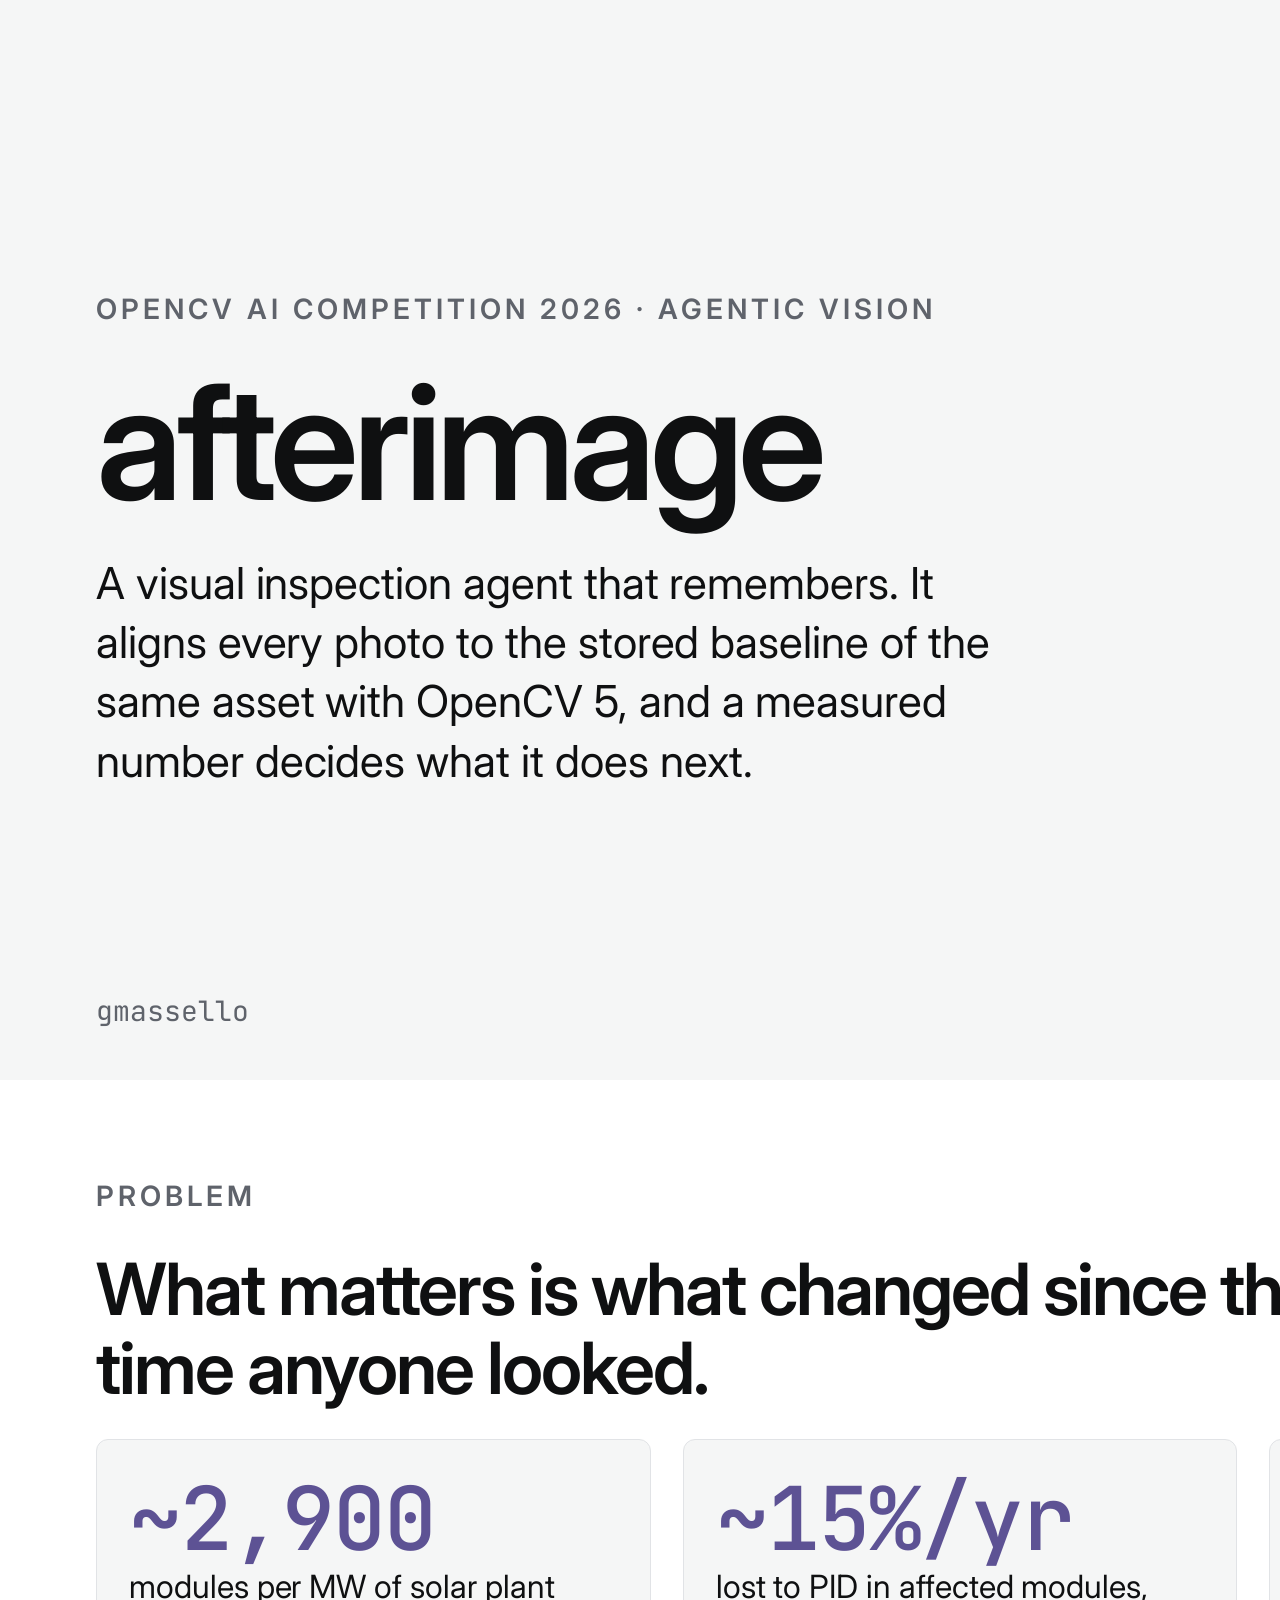
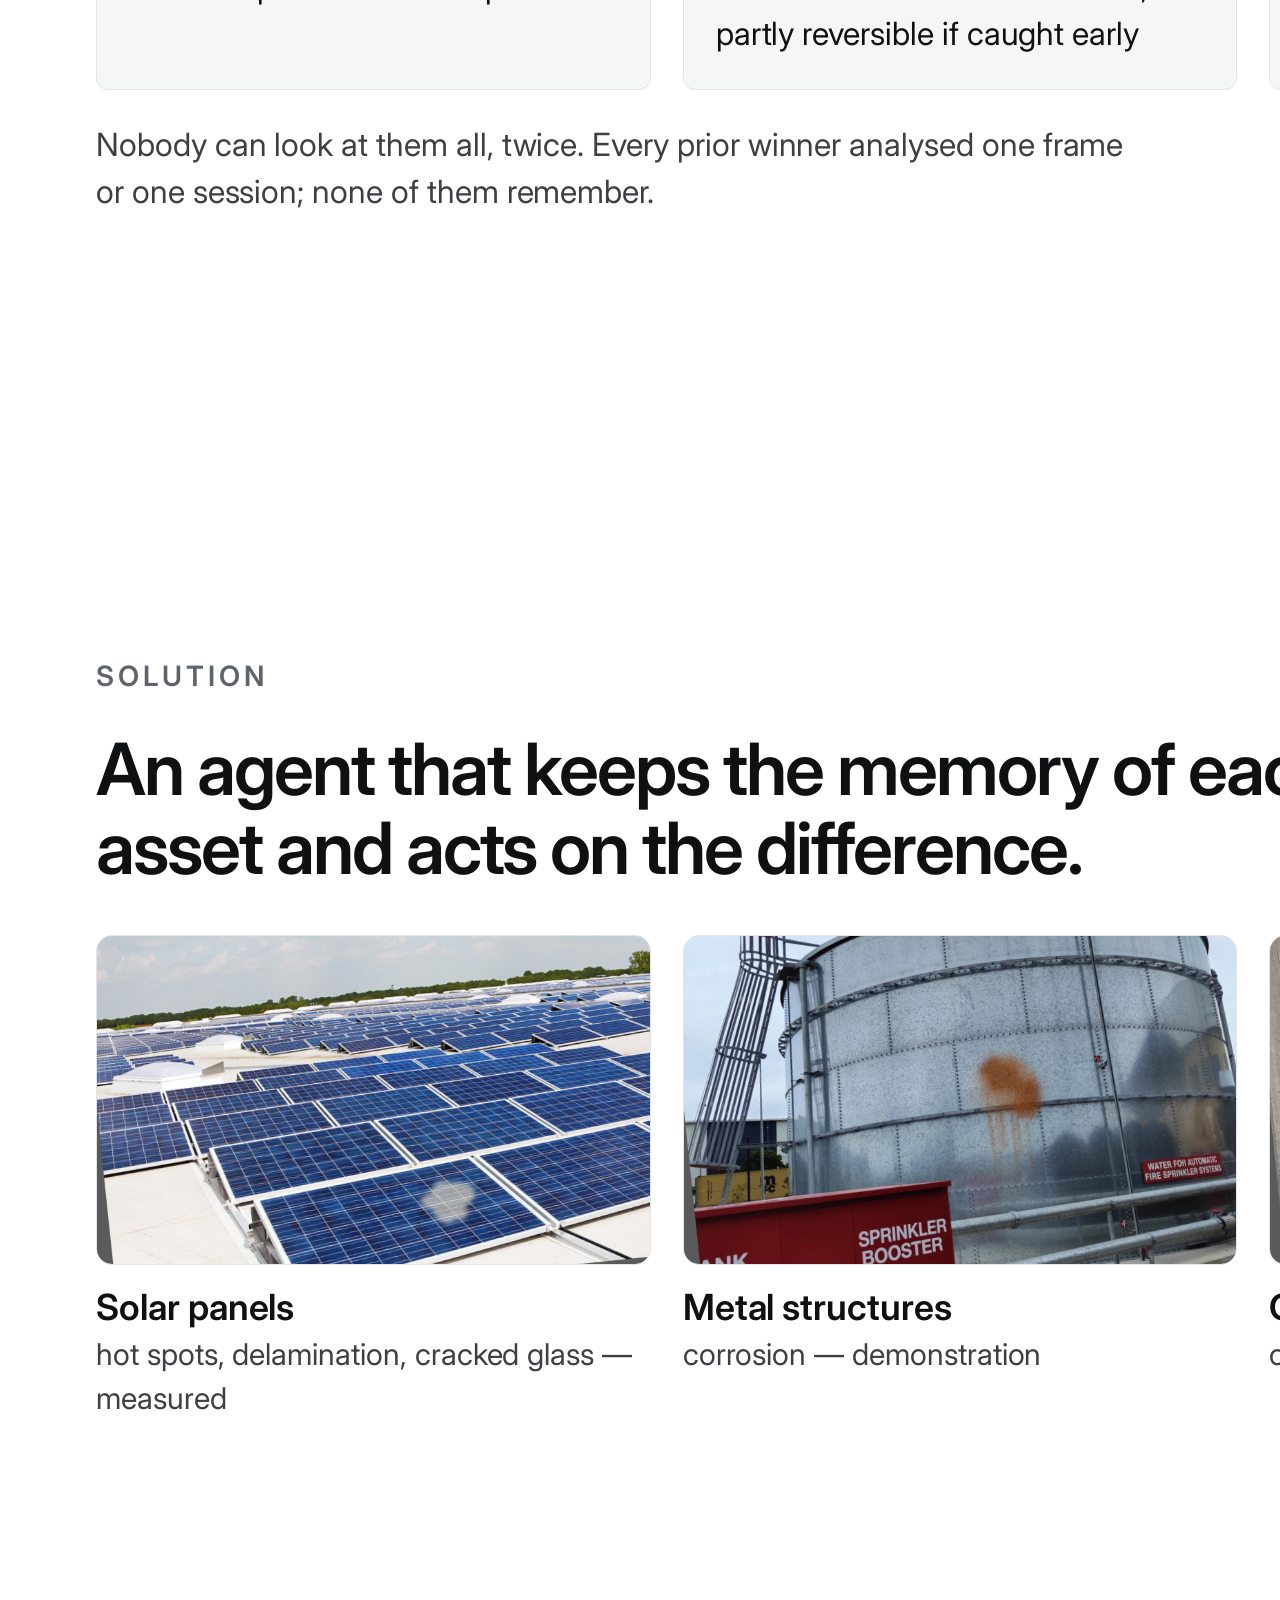
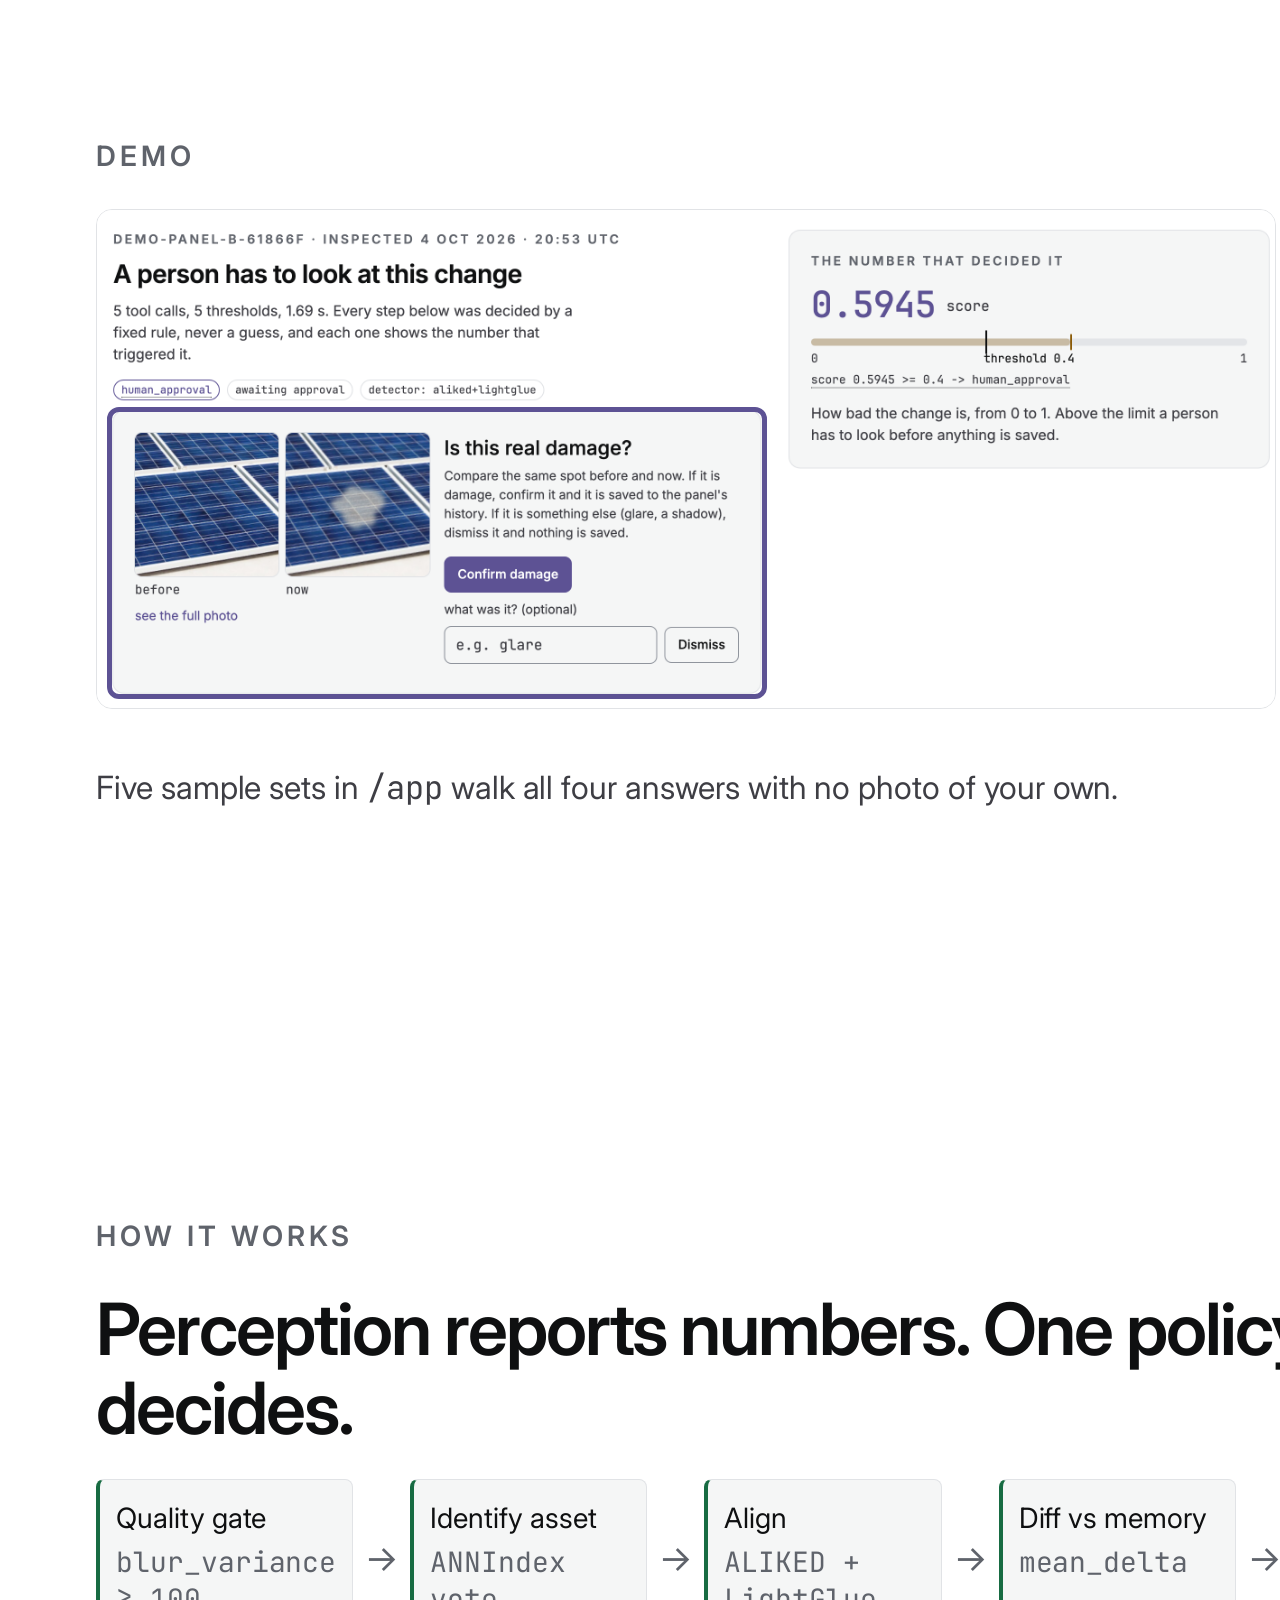
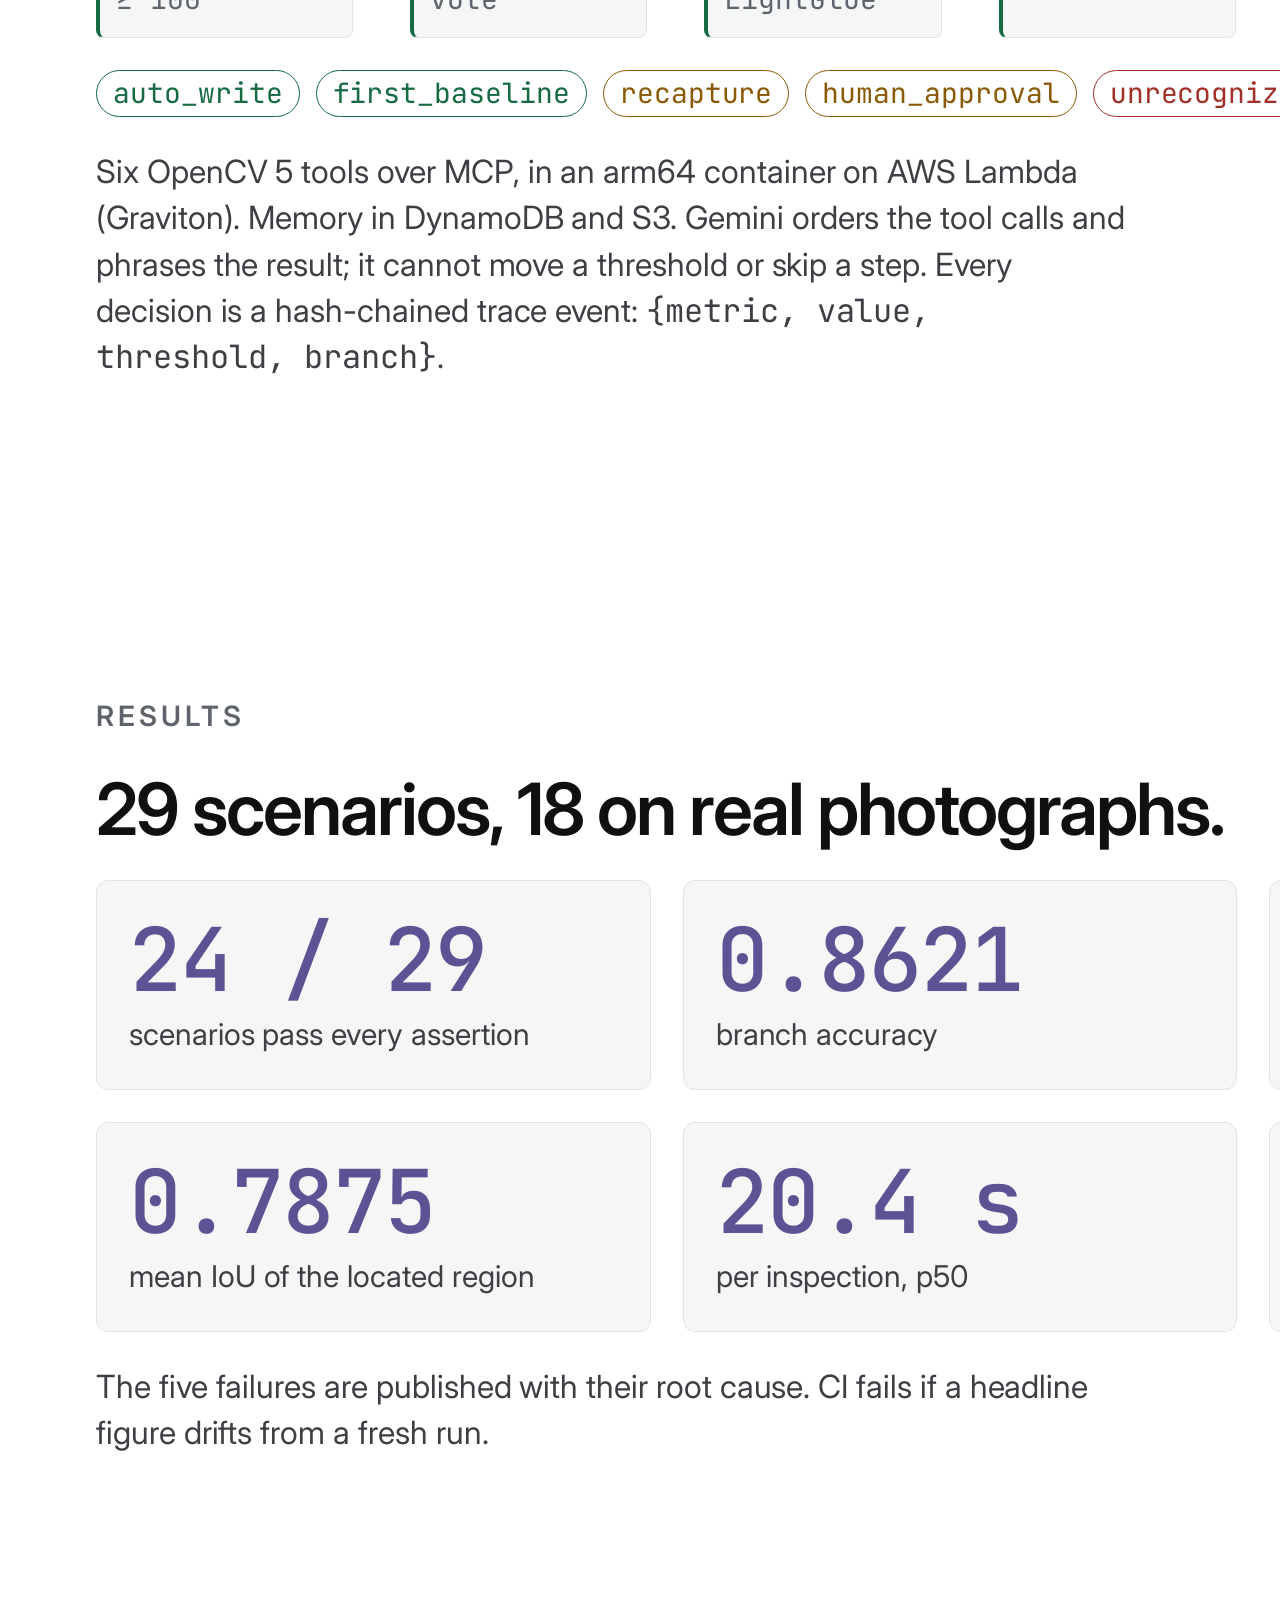
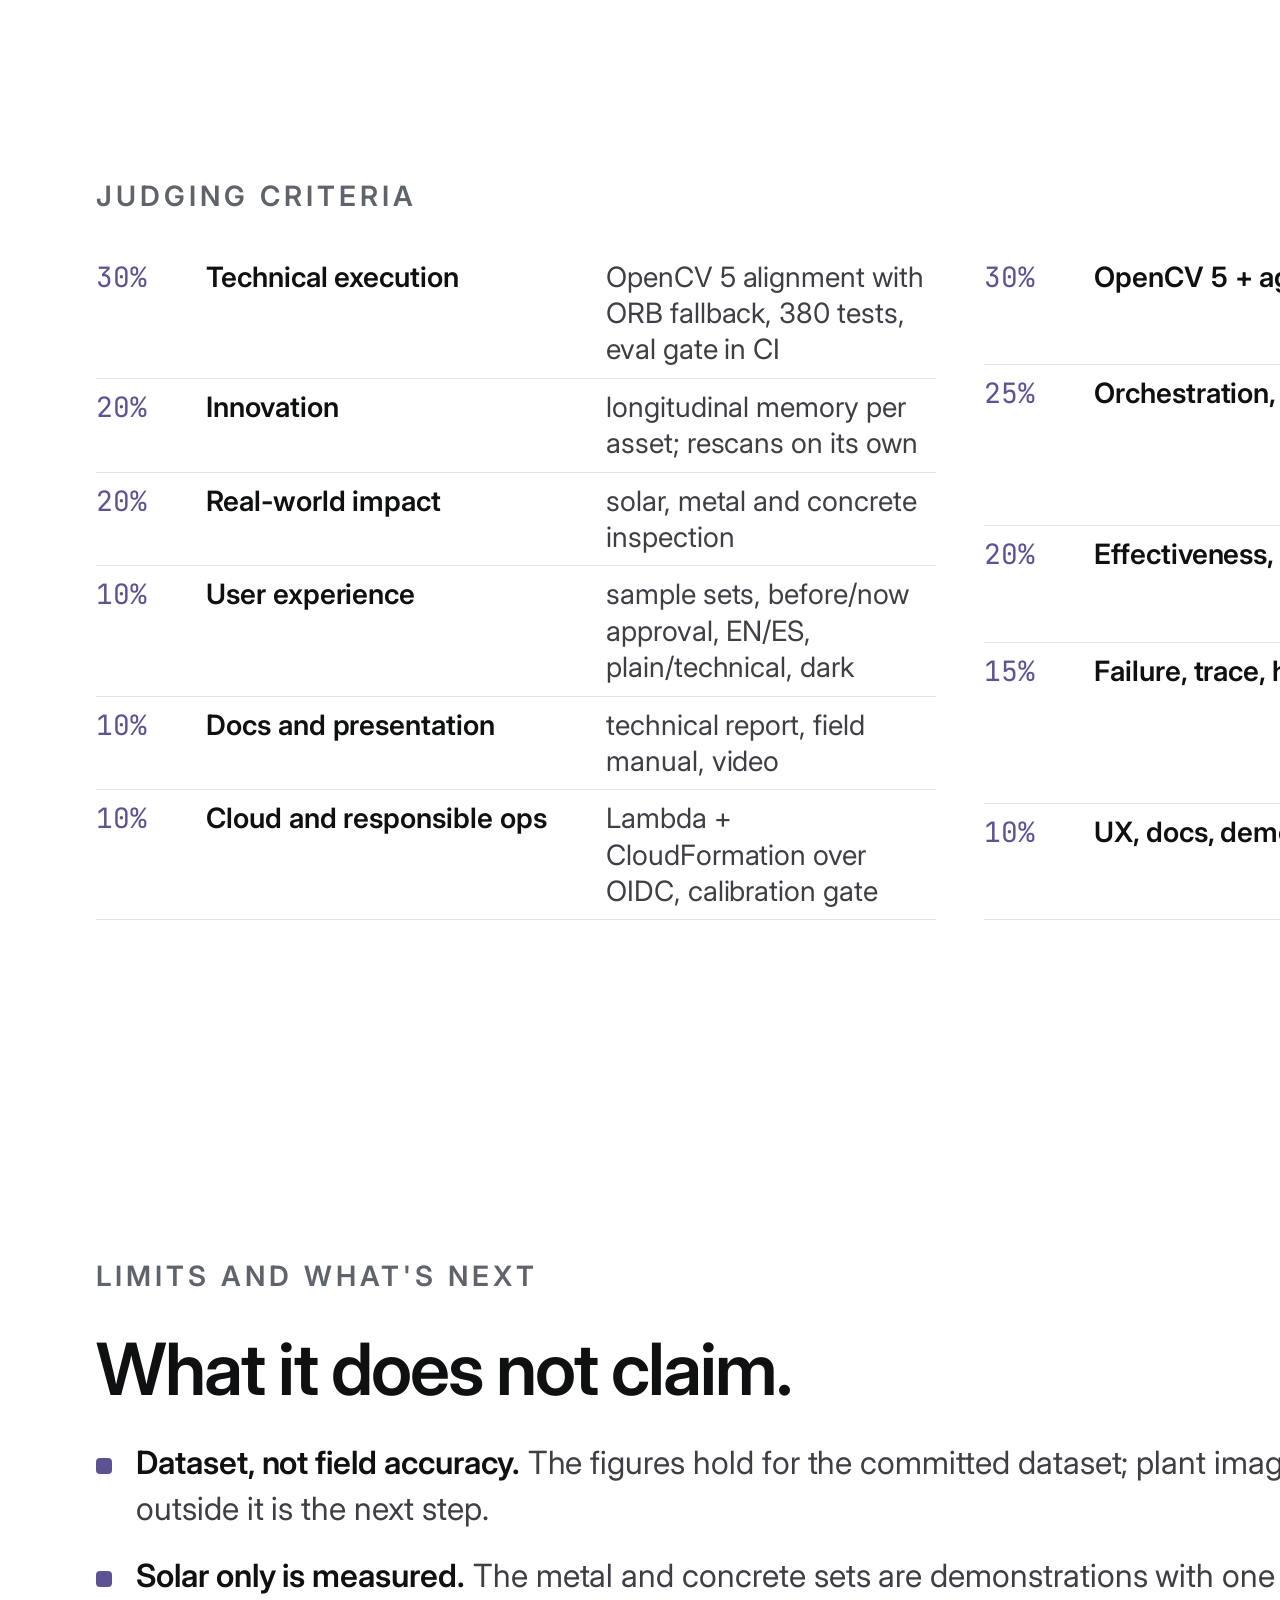
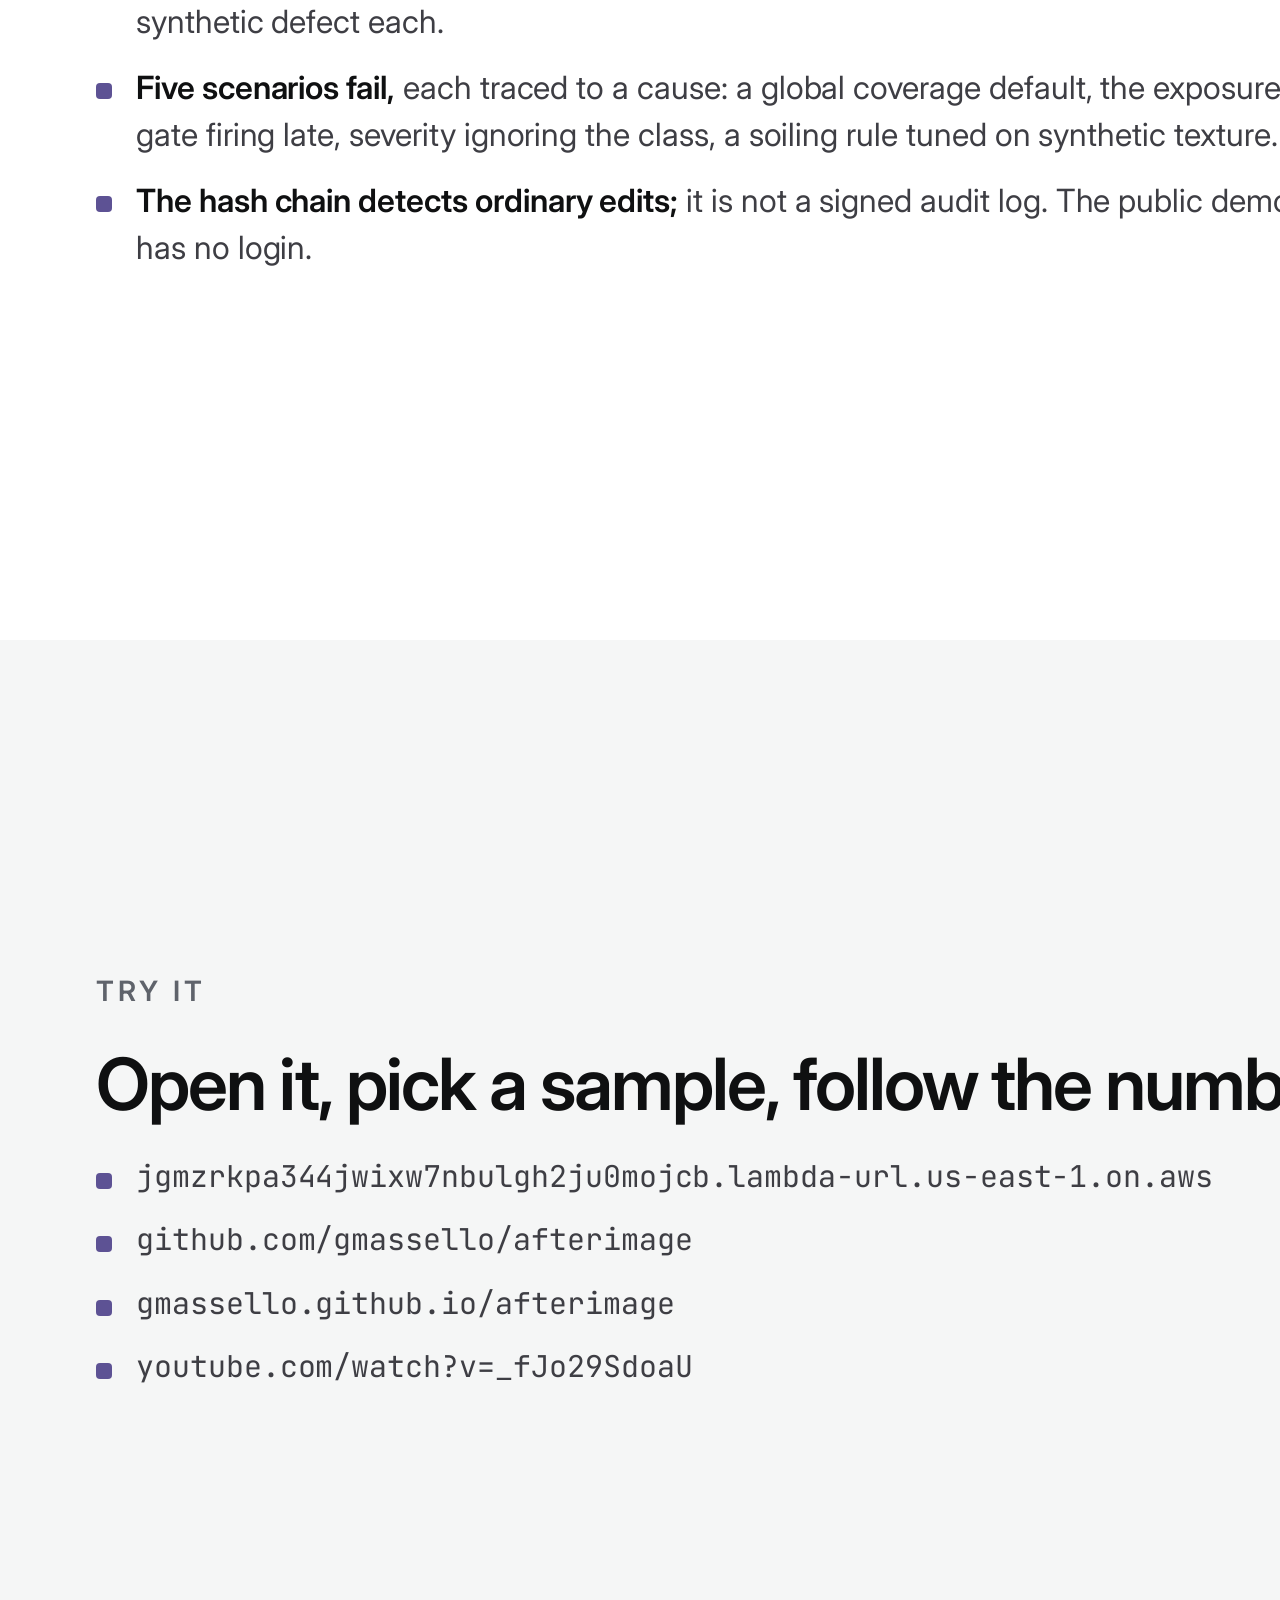
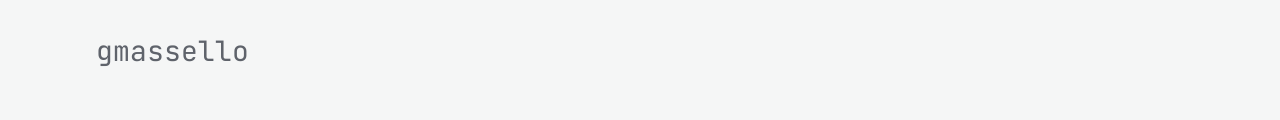
<file: docs/deck.html>
<!doctype html>
<html lang="en">
<head>
<meta charset="utf-8">
<title>afterimage — pitch deck</title>
<link rel="preconnect" href="https://fonts.googleapis.com">
<link rel="preconnect" href="https://fonts.gstatic.com" crossorigin>
<link href="https://fonts.googleapis.com/css2?family=Inter:wght@400;500;600&family=JetBrains+Mono:wght@400;500&display=swap" rel="stylesheet">
<style>
:root {
  color-scheme: light;
  --bg: #ffffff;
  --surface-1: #f5f6f6;
  --surface-2: #eceef0;
  --surface-3: #e3e5e8;
  --fg: #0f1011;
  --muted: #3e3e44;
  --subtle: #5f636b;
  --border: #e1e3e6;
  --border-strong: #8a8f98;
  --accent: #5d5294;
  --accent-hover: #4a4078;
  --accent-soft: #e9e6f8;
  --on-accent: #ffffff;
  --ring: #5d5294;
  --ok: #176b42;
  --warn: #8a5a06;
  --danger: #a03028;

  --font-sans: "Inter", system-ui, -apple-system, "Segoe UI", Roboto, sans-serif;
  --font-mono: "JetBrains Mono", ui-monospace, Menlo, Consolas, monospace;

  --space-1: 4px;
  --space-2: 8px;
  --space-3: 12px;
  --space-4: 16px;
  --space-5: 20px;
  --space-6: 24px;
  --space-8: 32px;
  --space-12: 48px;
  --space-24: 96px;

  --radius-xs: 4px;
  --radius-sm: 6px;
  --radius-md: 8px;
  --radius-lg: 12px;
  --radius-xl: 16px;
  --radius-pill: 9999px;
}

@page { size: 1920px 1080px; margin: 0 }
* { box-sizing: border-box; margin: 0; padding: 0 }
html, body { background: var(--bg); color: var(--fg); font-family: var(--font-sans); -webkit-print-color-adjust: exact; print-color-adjust: exact }
.slide { width: 1920px; height: 1080px; overflow: hidden; position: relative; padding: var(--space-24); display: flex; flex-direction: column; gap: var(--space-8); break-after: page; font-size: 32px; line-height: 1.45; letter-spacing: -0.05px }
.slide:last-child { break-after: auto }
.eyebrow { font-size: 28px; font-weight: 600; letter-spacing: 4px; text-transform: uppercase; color: var(--subtle) }
h1 { font-size: 160px; font-weight: 600; line-height: 1.0; letter-spacing: -6px }
h2 { font-size: 72px; font-weight: 600; line-height: 1.1; letter-spacing: -2px; max-width: 30ch }
h3 { font-size: 36px; font-weight: 600; letter-spacing: -0.6px }
p { max-width: 52ch; color: var(--muted) }
.mono, code { font-family: var(--font-mono) }
.metric { font-family: var(--font-mono); font-weight: 500; font-size: 88px; line-height: 1.05; letter-spacing: -2px; color: var(--accent) }
.card { background: var(--surface-1); border: 1px solid var(--border); border-radius: var(--radius-lg); padding: var(--space-8) }
.foot { position: absolute; left: var(--space-24); right: var(--space-24); bottom: 48px; display: flex; justify-content: space-between; font-size: 28px; color: var(--subtle); font-family: var(--font-mono) }
.row { display: flex; gap: var(--space-8) }
.grow { flex: 1 }
.tag { display: inline-block; font-family: var(--font-mono); font-size: 28px; padding: 2px 16px; border-radius: var(--radius-pill); border: 1px solid var(--border-strong) }
.ok { color: var(--ok); border-color: var(--ok) }
.warn { color: var(--warn); border-color: var(--warn) }
.bad { color: var(--danger); border-color: var(--danger) }

.title { justify-content: center; background: var(--surface-1) }
.title .lede { font-size: 44px; line-height: 1.35; color: var(--fg); max-width: 34ch }

.uses { display: grid; grid-template-columns: repeat(3, 1fr); gap: var(--space-8); margin-top: var(--space-4) }
.uses figure { display: flex; flex-direction: column; gap: var(--space-4) }
.uses img { width: 100%; height: 330px; object-fit: cover; border-radius: var(--radius-xl); border: 1px solid var(--border) }
.uses figcaption { font-size: 30px; color: var(--muted) }
.uses figcaption b { display: block; color: var(--fg); font-size: 36px; font-weight: 600 }

.shot { position: relative; flex: none; width: 1180px; height: 500px; overflow: hidden; border-radius: var(--radius-xl); border: 1px solid var(--border) }
.shot img { width: 1300px; margin-top: -122px; margin-left: -56px; display: block }
.shot .mark { position: absolute; left: 10px; top: 197px; width: 660px; height: 292px; border: 5px solid var(--accent); border-radius: var(--radius-lg) }

.flow { display: flex; align-items: stretch; gap: var(--space-3) }
.flow .step { flex: 1; background: var(--surface-1); border: 1px solid var(--border); border-left: 4px solid var(--ok); border-radius: var(--radius-md); padding: var(--space-5) var(--space-4); font-size: 28px; line-height: 1.3 }
.flow .step small { display: block; font-family: var(--font-mono); font-size: 28px; color: var(--subtle); margin-top: var(--space-2) }
.flow .arrow { align-self: center; color: var(--subtle); font-size: 36px }
.branches { display: flex; gap: var(--space-4); flex-wrap: wrap }

.metrics { display: grid; grid-template-columns: repeat(3, 1fr); gap: var(--space-8) }
.metrics .card div:last-child { font-size: 30px; color: var(--muted); margin-top: var(--space-2) }

table { border-collapse: collapse; width: 100%; font-size: 28px; line-height: 1.3 }
td { padding: 10px 0; border-bottom: 1px solid var(--border); vertical-align: top }
td.w { font-family: var(--font-mono); color: var(--accent); width: 110px }
td.c { font-weight: 600; width: 400px; padding-right: var(--space-6) }
td.a { color: var(--muted) }
.cols { display: grid; grid-template-columns: 1fr 1fr; gap: var(--space-12) }

ul { list-style: none; display: flex; flex-direction: column; gap: var(--space-5); max-width: 62ch }
li { padding-left: 40px; position: relative; color: var(--muted) }
li::before { content: ""; position: absolute; left: 0; top: 18px; width: 16px; height: 16px; border-radius: var(--radius-xs); background: var(--accent) }
li b { color: var(--fg); font-weight: 600 }
.links li { font-family: var(--font-mono); font-size: 30px }
</style>
</head>
<body>

<section class="slide title">
  <div class="eyebrow">OpenCV AI Competition 2026 · Agentic Vision</div>
  <h1>afterimage</h1>
  <p class="lede">A visual inspection agent that remembers. It aligns every photo to the stored baseline of the same asset with OpenCV 5, and a measured number decides what it does next.</p>
  <div class="foot"><span>gmassello</span><span>github.com/gmassello/afterimage</span></div>
</section>

<section class="slide">
  <div class="eyebrow">Problem</div>
  <h2>What matters is what changed since the last time anyone looked.</h2>
  <div class="row">
    <div class="card grow"><div class="metric">~2,900</div><div>modules per MW of solar plant <!-- src: docs/TECHNICAL_REPORT.md §1, reference [1] --></div></div>
    <div class="card grow"><div class="metric">~15%/yr</div><div>lost to PID in affected modules, partly reversible if caught early <!-- src: docs/TECHNICAL_REPORT.md §2, IEA-PVPS T13-09:2017 --></div></div>
    <div class="card grow"><div class="metric">5–20%</div><div>of annual energy lost to soiling, depending on site <!-- src: docs/TECHNICAL_REPORT.md §2 --></div></div>
  </div>
  <p>Nobody can look at them all, twice. Every prior winner analysed one frame or one session; none of them remember.</p>
</section>

<section class="slide">
  <div class="eyebrow">Solution</div>
  <h2>An agent that keeps the memory of each asset and acts on the difference.</h2>
  <div class="uses">
    <figure><img src="../services/ui/static/sample-b-defect.png" alt="Solar array with an overheating cell"><figcaption><b>Solar panels</b>hot spots, delamination, cracked glass — measured</figcaption></figure>
    <figure><img src="../services/ui/static/sample-d-defect.png" alt="Galvanised steel tank with a rust patch"><figcaption><b>Metal structures</b>corrosion — demonstration</figcaption></figure>
    <figure><img src="../services/ui/static/sample-e-defect.png" alt="Concrete wall with a crack"><figcaption><b>Concrete</b>cracks — demonstration</figcaption></figure>
  </div>
</section>

<section class="slide">
  <div class="eyebrow">Demo</div>
  <div class="row">
    <div class="shot"><img src="img/deck-approval.png" alt="Trace page: score 0.5945 above the 0.4 threshold, an approval card with before and now crops beside Confirm damage and Dismiss"><div class="mark"></div></div>
    <div class="grow" style="display:flex;flex-direction:column;gap:var(--space-6)">
      <h3>A severe change waits for a person</h3>
      <p><span class="mono">score 0.5945 ≥ 0.4</span> → <span class="tag warn">human_approval</span></p>
      <p>The card asks <b style="color:var(--fg)">“Is this real damage?”</b> and shows the changed spot zoomed, before and now, beside <b style="color:var(--fg)">Confirm damage</b> and <b style="color:var(--fg)">Dismiss</b>. Nothing is written to memory until someone decides.</p>
    </div>
  </div>
  <p>Five sample sets in <span class="mono">/app</span> walk all four answers with no photo of your own.</p>
</section>

<section class="slide">
  <div class="eyebrow">How it works</div>
  <h2>Perception reports numbers. One policy file decides.</h2>
  <div class="flow">
    <div class="step">Quality gate<small>blur_variance ≥ 100</small></div><div class="arrow">→</div>
    <div class="step">Identify asset<small>ANNIndex vote</small></div><div class="arrow">→</div>
    <div class="step">Align<small>ALIKED + LightGlue</small></div><div class="arrow">→</div>
    <div class="step">Diff vs memory<small>mean_delta</small></div><div class="arrow">→</div>
    <div class="step">Rescan ×2<small>if uncertain</small></div><div class="arrow">→</div>
    <div class="step">Severity<small>score vs 0.4</small></div>
  </div>
  <div class="branches"><span class="tag ok">auto_write</span><span class="tag ok">first_baseline</span><span class="tag warn">recapture</span><span class="tag warn">human_approval</span><span class="tag bad">unrecognized_asset</span></div>
  <p>Six OpenCV 5 tools over MCP, in an arm64 container on AWS Lambda (Graviton). Memory in DynamoDB and S3. Gemini orders the tool calls and phrases the result; it cannot move a threshold or skip a step. Every decision is a hash-chained trace event: <span class="mono">{metric, value, threshold, branch}</span>.</p>
</section>

<section class="slide">
  <div class="eyebrow">Results</div>
  <h2>29 scenarios, 18 on real photographs.</h2>
  <!-- src: make eval → eval/results/latest/results.json summary.scenarios, summary.real, summary.passed, summary.branch.accuracy, summary.defect.macro.f1, summary.localisation.mean_iou -->
  <div class="metrics">
    <div class="card"><div class="metric">24 / 29</div><div>scenarios pass every assertion</div></div>
    <div class="card"><div class="metric">0.8621</div><div>branch accuracy</div></div>
    <div class="card"><div class="metric">0.8542</div><div>defect macro F1</div></div>
    <div class="card"><div class="metric">0.7875</div><div>mean IoU of the located region</div></div>
    <div class="card"><div class="metric">20.4 s</div><div>per inspection, p50 <!-- src: docs/TECHNICAL_REPORT.md §7, Lambda REPORT lines --></div></div>
    <div class="card"><div class="metric">$0.0005</div><div>per inspection at list price <!-- src: docs/TECHNICAL_REPORT.md §7, Price List API --></div></div>
  </div>
  <p>The five failures are published with their root cause. CI fails if a headline figure drifts from a fresh run.</p>
</section>

<section class="slide">
  <div class="eyebrow">Judging criteria</div>
  <div class="cols">
    <table>
      <tr><td class="w">30%</td><td class="c">Technical execution</td><td class="a">OpenCV 5 alignment with ORB fallback, 380 tests, eval gate in CI</td></tr>
      <tr><td class="w">20%</td><td class="c">Innovation</td><td class="a">longitudinal memory per asset; rescans on its own</td></tr>
      <tr><td class="w">20%</td><td class="c">Real-world impact</td><td class="a">solar, metal and concrete inspection</td></tr>
      <tr><td class="w">10%</td><td class="c">User experience</td><td class="a">sample sets, before/now approval, EN/ES, plain/technical, dark</td></tr>
      <tr><td class="w">10%</td><td class="c">Docs and presentation</td><td class="a">technical report, field manual, video</td></tr>
      <tr><td class="w">10%</td><td class="c">Cloud and responsible ops</td><td class="a">Lambda + CloudFormation over OIDC, calibration gate</td></tr>
    </table>
    <table>
      <tr><td class="w">30%</td><td class="c">OpenCV 5 + agent</td><td class="a">six OpenCV tools exposed over MCP</td></tr>
      <tr><td class="w">25%</td><td class="c">Orchestration, autonomy</td><td class="a">enforced next tool; the model cannot change a branch</td></tr>
      <tr><td class="w">20%</td><td class="c">Effectiveness, evaluation</td><td class="a">29 reproducible scenarios, failures published</td></tr>
      <tr><td class="w">15%</td><td class="c">Failure, trace, human</td><td class="a">recapture, refusal, approval gate, hash-chained trace</td></tr>
      <tr><td class="w">10%</td><td class="c">UX, docs, demo</td><td class="a">walk all four answers in a minute</td></tr>
    </table>
  </div>
  <!-- src: 380 tests from make test, 4 October 2026 -->
</section>

<section class="slide">
  <div class="eyebrow">Limits and what's next</div>
  <h2>What it does not claim.</h2>
  <ul>
    <li><b>Dataset, not field accuracy.</b> The figures hold for the committed dataset; plant imagery outside it is the next step.</li>
    <li><b>Solar only is measured.</b> The metal and concrete sets are demonstrations with one synthetic defect each.</li>
    <li><b>Five scenarios fail,</b> each traced to a cause: a global coverage default, the exposure gate firing late, severity ignoring the class, a soiling rule tuned on synthetic texture.</li>
    <li><b>The hash chain detects ordinary edits;</b> it is not a signed audit log. The public demo has no login.</li>
  </ul>
</section>

<section class="slide title">
  <div class="eyebrow">Try it</div>
  <h2>Open it, pick a sample, follow the numbers.</h2>
  <ul class="links">
    <li>jgmzrkpa344jwixw7nbulgh2ju0mojcb.lambda-url.us-east-1.on.aws</li>
    <li>github.com/gmassello/afterimage</li>
    <li>gmassello.github.io/afterimage</li>
    <li>youtube.com/watch?v=_fJo29SdoaU</li>
  </ul>
  <div class="foot"><span>gmassello</span><span>MIT · OpenCV AI Competition 2026</span></div>
</section>

</body>
</html>
</file>
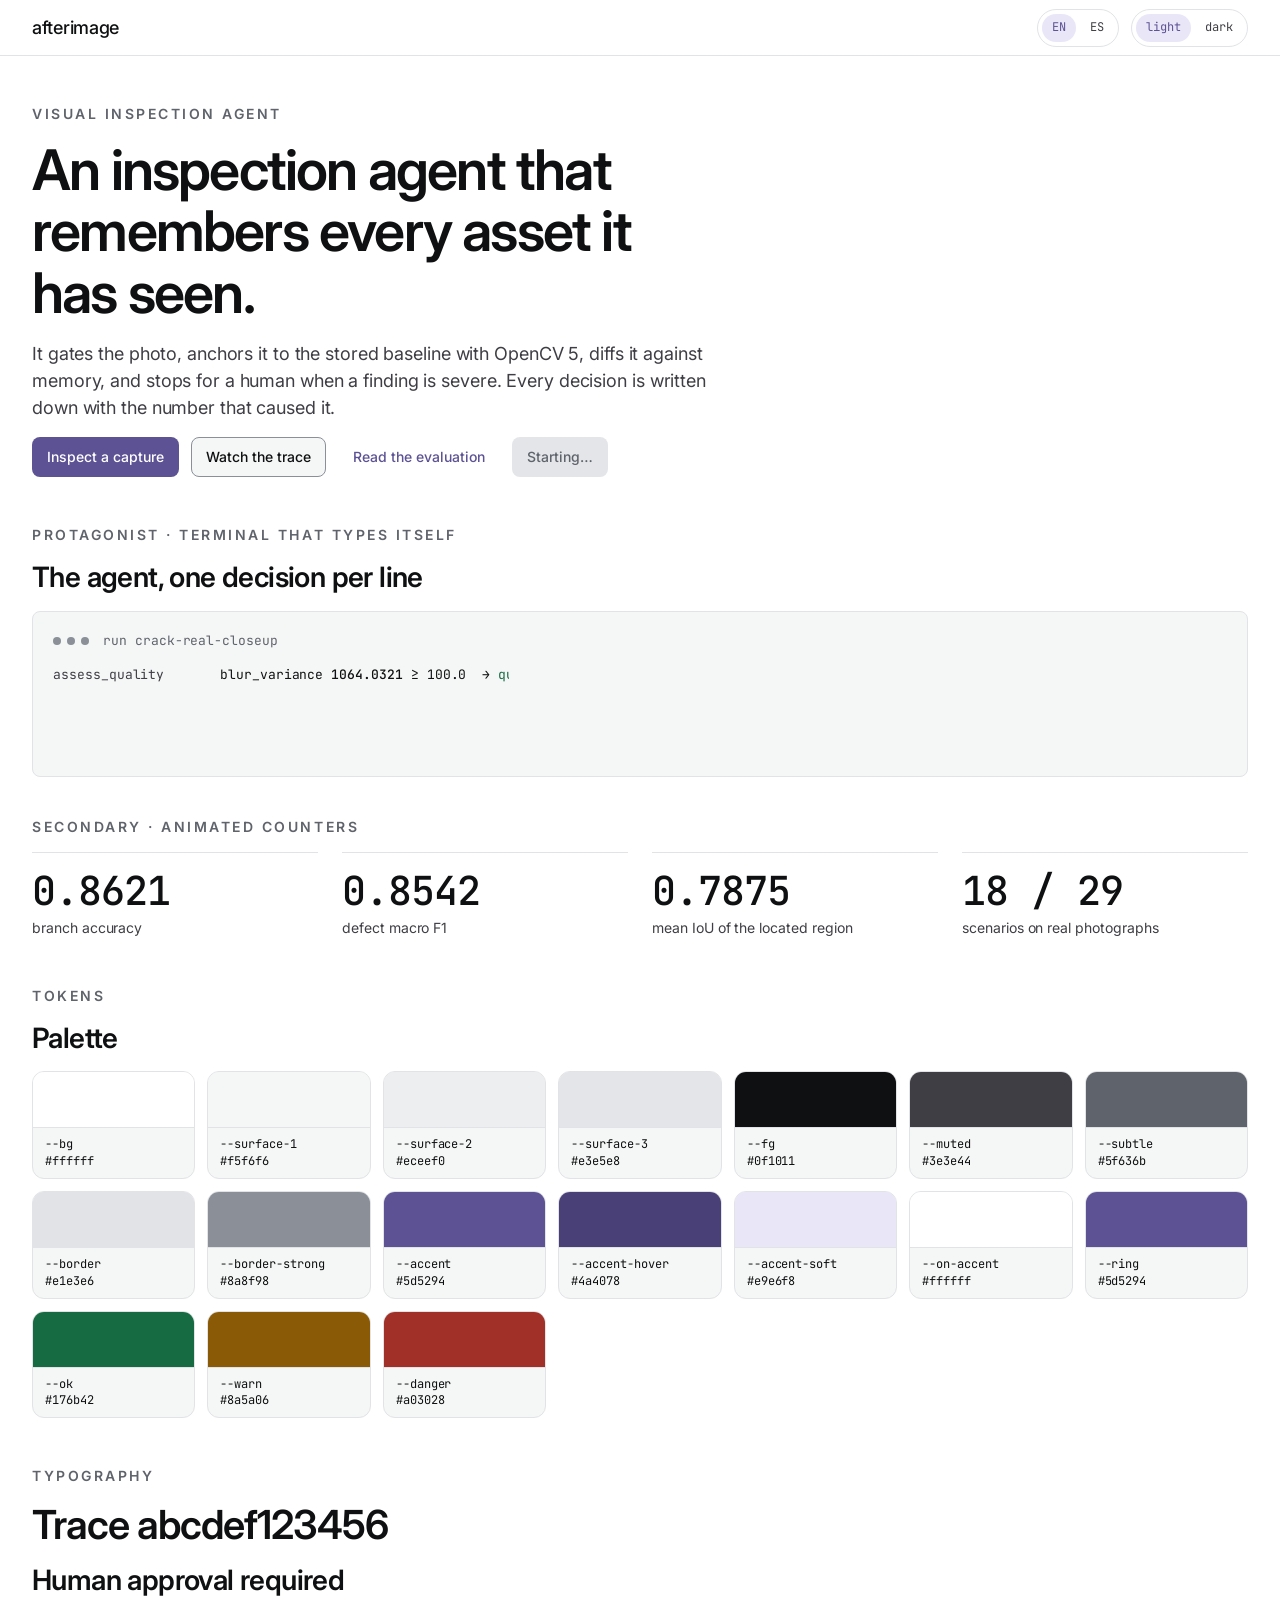
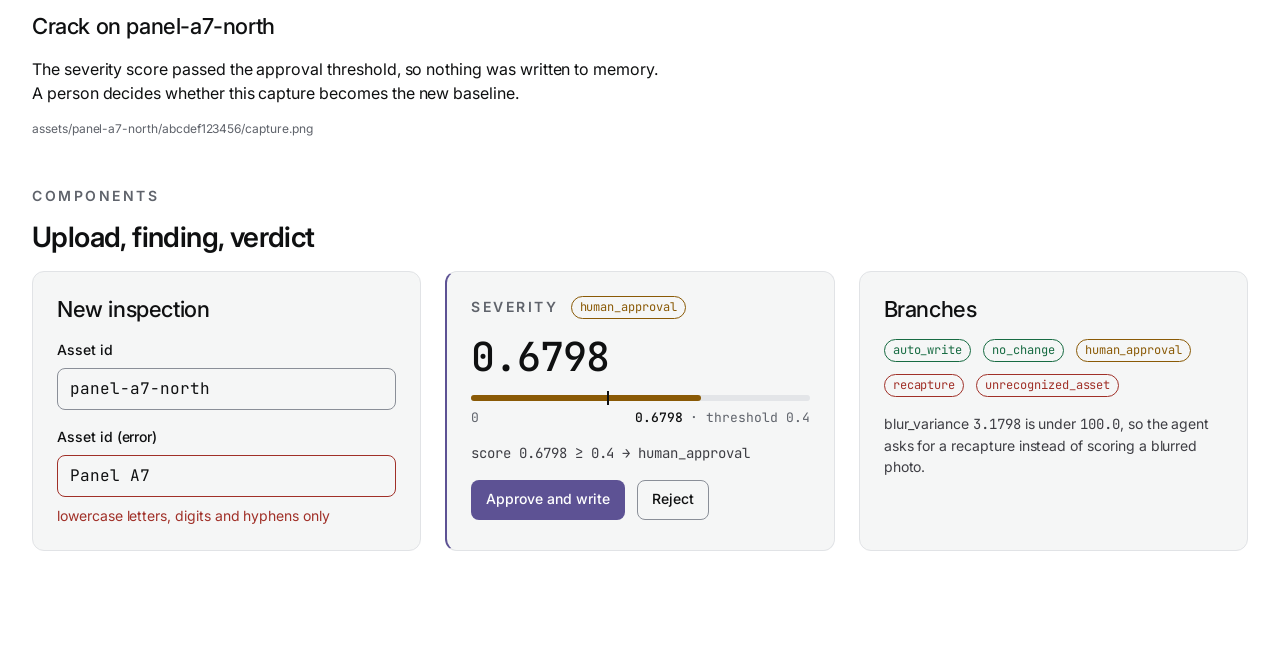
<file: docs/design-preview.html>
<!doctype html>
<html lang="en">
<head>
<meta charset="utf-8">
<meta name="viewport" content="width=device-width, initial-scale=1">
<title>afterimage design system</title>
<script>
  try {
    if (localStorage.getItem('afterimage-theme') === 'dark') document.documentElement.dataset.theme = 'dark';
  } catch (e) {}
</script>
<link rel="preconnect" href="https://fonts.googleapis.com">
<link rel="preconnect" href="https://fonts.gstatic.com" crossorigin>
<link href="https://fonts.googleapis.com/css2?family=Inter:wght@400;500;600&family=JetBrains+Mono:wght@400;500&display=swap" rel="stylesheet">
<style>
:root {
  color-scheme: light;
  --bg: #ffffff;
  --surface-1: #f5f6f6;
  --surface-2: #eceef0;
  --surface-3: #e3e5e8;
  --fg: #0f1011;
  --muted: #3e3e44;
  --subtle: #5f636b;
  --border: #e1e3e6;
  --border-strong: #8a8f98;
  --accent: #5d5294;
  --accent-hover: #4a4078;
  --accent-soft: #e9e6f8;
  --on-accent: #ffffff;
  --ring: #5d5294;
  --ok: #176b42;
  --warn: #8a5a06;
  --danger: #a03028;

  --font-sans: "Inter", system-ui, -apple-system, "Segoe UI", Roboto, sans-serif;
  --font-mono: "JetBrains Mono", ui-monospace, Menlo, Consolas, monospace;

  --space-1: 4px;
  --space-2: 8px;
  --space-3: 12px;
  --space-4: 16px;
  --space-5: 20px;
  --space-6: 24px;
  --space-8: 32px;
  --space-12: 48px;
  --space-24: 96px;

  --radius-xs: 4px;
  --radius-sm: 6px;
  --radius-md: 8px;
  --radius-lg: 12px;
  --radius-xl: 16px;
  --radius-pill: 9999px;

  --shadow-overlay: 0 12px 32px rgba(15, 16, 17, 0.12);
  --dur-fast: 140ms;
  --dur-live: 320ms;
  --dur-type: 28ms;
  --ease-out: cubic-bezier(0.2, 0.7, 0.2, 1);
}

[data-theme="dark"] {
  color-scheme: dark;
  --bg: #0e0e14;
  --surface-1: #15151c;
  --surface-2: #1c1c25;
  --surface-3: #23232e;
  --fg: #f2f2f5;
  --muted: #c9cbd4;
  --subtle: #9194a5;
  --border: #262631;
  --border-strong: #6e7284;
  --accent: #968ade;
  --accent-hover: #b5abfc;
  --accent-soft: #2a2545;
  --on-accent: #0e0e14;
  --ring: #968ade;
  --ok: #6fce9f;
  --warn: #e8bd6b;
  --danger: #ffa198;
  --shadow-overlay: 0 12px 32px rgba(0, 0, 0, 0.6);
}

@media (prefers-reduced-motion: reduce) {
  :root { --dur-fast: 0ms; --dur-live: 0ms; --dur-type: 0ms; }
}

*, *::before, *::after { box-sizing: border-box; }
body { margin: 0; background: var(--bg); color: var(--fg); font: 400 1rem/1.5 var(--font-sans);
       letter-spacing: -0.05px; transition: background var(--dur-fast) var(--ease-out); }
.mono { font-family: var(--font-mono); }
.wrap { max-width: 1280px; margin: 0 auto; padding: 0 var(--space-8) var(--space-24); }
nav.top { position: sticky; top: 0; z-index: 1; height: 56px; display: flex; align-items: center;
          justify-content: space-between; gap: var(--space-4); padding: 0 var(--space-8);
          background: var(--bg); border-bottom: 1px solid var(--border); }
.brand { font-weight: 500; font-size: 1.125rem; letter-spacing: -0.3px; }
.seg { display: inline-flex; gap: var(--space-1); padding: var(--space-1); border: 1px solid var(--border);
       border-radius: var(--radius-pill); }
.seg button { font: 400 0.75rem/1.4 var(--font-mono); color: var(--muted); background: transparent; border: 0;
              min-height: 28px; padding: 2px 10px; border-radius: var(--radius-pill); cursor: pointer; }
.seg button[aria-pressed="true"] { background: var(--accent-soft); color: var(--accent); }
:focus-visible { outline: 2px solid var(--ring); outline-offset: 2px; }
section { padding-top: var(--space-12); display: flex; flex-direction: column; gap: var(--space-4); }
.eyebrow { margin: 0; font-size: 0.875rem; font-weight: 600; line-height: 1.4; letter-spacing: 2.52px;
           text-transform: uppercase; color: var(--subtle); }
.display { margin: 0; font-size: 3.5rem; font-weight: 600; line-height: 1.1; letter-spacing: -1.8px; max-width: 18ch; }
h1 { margin: 0; font-size: 2.5rem; font-weight: 600; line-height: 1.15; letter-spacing: -1px; }
h2 { margin: 0; font-size: 1.75rem; font-weight: 600; line-height: 1.2; letter-spacing: -0.6px; }
h3 { margin: 0; font-size: 1.375rem; font-weight: 500; line-height: 1.25; letter-spacing: -0.4px; }
.lead { margin: 0; font-size: 1.125rem; line-height: 1.5; letter-spacing: -0.1px; color: var(--muted); max-width: 64ch; }
p { margin: 0; max-width: 64ch; }
.small { font-size: 0.875rem; color: var(--muted); }
.caption { font-size: 0.75rem; line-height: 1.4; color: var(--subtle); }
.grid { display: grid; grid-template-columns: repeat(3, minmax(0, 1fr)); gap: var(--space-6); }
.swatches { display: grid; grid-template-columns: repeat(auto-fill, minmax(150px, 1fr)); gap: var(--space-3); }
.swatch { border: 1px solid var(--border); border-radius: var(--radius-lg); overflow: hidden; background: var(--surface-1); }
.swatch i { display: block; height: 56px; border-bottom: 1px solid var(--border); }
.swatch span { display: block; padding: var(--space-2) var(--space-3); font: 400 0.75rem/1.4 var(--font-mono); }
.card { background: var(--surface-1); border: 1px solid var(--border); border-radius: var(--radius-lg);
        padding: var(--space-6); display: flex; flex-direction: column; gap: var(--space-4); }
.card.featured { border-left: 2px solid var(--accent); }
.col { display: flex; flex-direction: column; gap: var(--space-2); }
.row { display: flex; flex-wrap: wrap; align-items: center; gap: var(--space-3); }
.btn { font: 500 0.875rem/1.2 var(--font-sans); min-height: 40px; padding: 8px 14px; border-radius: var(--radius-md);
       cursor: pointer; border: 1px solid transparent; transition: background var(--dur-fast) var(--ease-out); }
.btn.primary { background: var(--accent); color: var(--on-accent); }
.btn.primary:hover { background: var(--accent-hover); }
.btn.secondary { background: var(--surface-1); color: var(--fg); border-color: var(--border-strong); }
.btn.secondary:hover { background: var(--surface-2); }
.btn.ghost { background: transparent; color: var(--accent); }
.btn.ghost:hover { text-decoration: underline; }
.btn:active { transform: translateY(1px); }
.btn:disabled { background: var(--surface-3); color: var(--subtle); border-color: transparent; cursor: not-allowed; transform: none; }
label { font-size: 0.875rem; font-weight: 500; }
.input { font: 400 1rem/1.5 var(--font-mono); min-height: 40px; padding: 8px 12px; width: 100%; max-width: 360px;
         background: var(--surface-1); color: var(--fg); border: 1px solid var(--border-strong); border-radius: var(--radius-md); }
.input:hover { border-color: var(--fg); }
.input[aria-invalid="true"] { border-color: var(--danger); }
.err { color: var(--danger); font-size: 0.875rem; }
.pill { font: 400 0.75rem/1.4 var(--font-mono); padding: 2px 8px; border-radius: var(--radius-pill); border: 1px solid currentColor; }
.ok { color: var(--ok); } .warn { color: var(--warn); } .danger { color: var(--danger); }
.metric { font: 500 2.5rem/1.1 var(--font-mono); letter-spacing: -1px; font-variant-numeric: tabular-nums; }
.bar .track { position: relative; height: 6px; background: var(--surface-3); border-radius: var(--radius-pill); }
.bar .fill { position: absolute; inset: 0 auto 0 0; border-radius: var(--radius-pill); background: var(--warn); }
.bar .tick { position: absolute; top: -4px; width: 2px; height: 14px; background: var(--fg); }
.bar .ends { display: flex; justify-content: space-between; margin-top: var(--space-2); font: 400 0.8125rem/1.4 var(--font-mono); color: var(--subtle); }
.bar .ends b { color: var(--fg); font-weight: 500; }
.terminal { background: var(--surface-1); border: 1px solid var(--border); border-radius: var(--radius-md);
            padding: var(--space-5); font: 400 0.8125rem/18px var(--font-mono); overflow-x: auto; }
.terminal header { display: flex; align-items: center; gap: 6px; margin-bottom: var(--space-4); color: var(--subtle); }
.terminal header i { width: 8px; height: 8px; border-radius: 50%; background: var(--border-strong); }
.terminal header span { margin-left: var(--space-2); }
.terminal ol { margin: 0; padding: 0; list-style: none; }
.terminal li { white-space: pre; width: max-content; clip-path: inset(0 calc(100% - var(--shown, 100%)) 0 0); }
.terminal li .tool { color: var(--muted); }
.terminal li b { font-weight: 500; color: var(--fg); }
.terminal li.last { color: var(--subtle); }
.terminal li.active::after { content: "\258D"; color: var(--accent); animation: blink 1s steps(1) infinite; }
@keyframes blink { 50% { opacity: 0; } }
.counters { display: grid; grid-template-columns: repeat(4, minmax(0, 1fr)); gap: var(--space-6); }
.counter { border-top: 1px solid var(--border); padding-top: var(--space-4); display: flex; flex-direction: column; gap: var(--space-1); }
@media (max-width: 1024px) { .grid { grid-template-columns: repeat(2, minmax(0, 1fr)); } .counters { grid-template-columns: repeat(2, minmax(0, 1fr)); } }
@media (max-width: 768px) {
  .wrap, nav.top { padding-left: var(--space-4); padding-right: var(--space-4); }
  .grid { grid-template-columns: 1fr; }
  .btn, .input { min-height: 44px; }
  nav.top .brand { display: none; }
}
@media (max-width: 480px) { .display { font-size: 2.25rem; } h1 { font-size: 2rem; } .counters { grid-template-columns: 1fr; } }
@media (prefers-reduced-motion: reduce) {
  .terminal li { clip-path: none; }
  .terminal li.active::after { animation: none; }
}
</style>
</head>
<body>
<nav class="top" aria-label="Preview controls">
  <span class="brand">afterimage</span>
  <div class="row">
    <span class="seg" role="group" aria-label="Language"><button type="button" aria-pressed="true">EN</button><button type="button" aria-pressed="false" disabled>ES</button></span>
    <span class="seg" role="group" aria-label="Theme"><button type="button" data-theme-set="light">light</button><button type="button" data-theme-set="dark">dark</button></span>
  </div>
</nav>
<main class="wrap">
  <section aria-labelledby="hero">
    <p class="eyebrow">Visual inspection agent</p>
    <h1 id="hero" class="display">An inspection agent that remembers every asset it has seen.</h1>
    <p class="lead">It gates the photo, anchors it to the stored baseline with OpenCV 5, diffs it against memory, and stops for a human when a finding is severe. Every decision is written down with the number that caused it.</p>
    <div class="row">
      <button class="btn primary" type="button">Inspect a capture</button>
      <button class="btn secondary" type="button">Watch the trace</button>
      <button class="btn ghost" type="button">Read the evaluation</button>
      <button class="btn primary" type="button" disabled>Starting…</button>
    </div>
  </section>

  <section aria-labelledby="effect">
    <p class="eyebrow">Protagonist · terminal that types itself</p>
    <h2 id="effect">The agent, one decision per line</h2>
    <div class="terminal" role="region" aria-label="Agent trace for the crack-real-closeup scenario" aria-live="off">
      <header><i></i><i></i><i></i><span>run crack-real-closeup</span></header>
      <ol>
        <li><span class="tool">assess_quality      </span> blur_variance <b>1064.0321</b> ≥ 100.0  → <span class="ok">quality_ok</span></li>
        <li><span class="tool">align_to_baseline   </span> inlier_ratio <b>0.9988</b> ≥ 0.9        → <span class="ok">aligned</span></li>
        <li><span class="tool">diff_against_memory </span> mean_delta <b>67.7646</b> ≥ 35.0        → <span>change_confirmed</span></li>
        <li><span class="tool">classify_severity   </span> score <b>0.6798</b> ≥ 0.4               → <span class="warn">human_approval</span></li>
        <li class="last">awaiting a human · nothing written to memory</li>
      </ol>
    </div>
    <p class="eyebrow" style="margin-top: var(--space-6)">Secondary · animated counters</p>
    <div class="counters">
      <div class="counter"><span class="metric" data-count="0.8621">0.8621</span><span class="small">branch accuracy</span></div>
      <div class="counter"><span class="metric" data-count="0.8542">0.8542</span><span class="small">defect macro F1</span></div>
      <div class="counter"><span class="metric" data-count="0.7875">0.7875</span><span class="small">mean IoU of the located region</span></div>
      <div class="counter"><span class="metric"><span data-count="18">18</span> / 29</span><span class="small">scenarios on real photographs</span></div>
    </div>
  </section>

  <section aria-labelledby="palette">
    <p class="eyebrow">Tokens</p>
    <h2 id="palette">Palette</h2>
    <div class="swatches" id="swatches"></div>
  </section>

  <section aria-labelledby="type">
    <p class="eyebrow">Typography</p>
    <h1 id="type">Trace abcdef123456</h1>
    <h2>Human approval required</h2>
    <h3>Crack on panel-a7-north</h3>
    <p>The severity score passed the approval threshold, so nothing was written to memory. A person decides whether this capture becomes the new baseline.</p>
    <p class="caption">assets/panel-a7-north/abcdef123456/capture.png</p>
  </section>

  <section aria-labelledby="components">
    <p class="eyebrow">Components</p>
    <h2 id="components">Upload, finding, verdict</h2>
    <div class="grid">
      <div class="card">
        <h3>New inspection</h3>
        <div class="col">
          <label for="asset">Asset id</label>
          <input class="input" id="asset" value="panel-a7-north" autocomplete="off">
        </div>
        <div class="col">
          <label for="bad">Asset id (error)</label>
          <input class="input" id="bad" value="Panel A7" aria-invalid="true" aria-describedby="bad-err">
          <span class="err" id="bad-err">lowercase letters, digits and hyphens only</span>
        </div>
      </div>
      <div class="card featured">
        <div class="row"><p class="eyebrow">Severity</p><span class="pill warn">human_approval</span></div>
        <span class="metric">0.6798</span>
        <div class="bar" role="img" aria-label="score 0.6798 against threshold 0.4">
          <div class="track"><div class="fill" style="width: 67.98%"></div><div class="tick" style="left: 40%"></div></div>
          <div class="ends"><span>0</span><span><b>0.6798</b> · threshold 0.4</span></div>
        </div>
        <p class="small mono">score 0.6798 ≥ 0.4 → human_approval</p>
        <div class="row"><button class="btn primary" type="button">Approve and write</button><button class="btn secondary" type="button">Reject</button></div>
      </div>
      <div class="card">
        <h3>Branches</h3>
        <div class="row">
          <span class="pill ok">auto_write</span>
          <span class="pill ok">no_change</span>
          <span class="pill warn">human_approval</span>
          <span class="pill danger">recapture</span>
          <span class="pill danger">unrecognized_asset</span>
        </div>
        <p class="small">blur_variance <span class="mono">3.1798</span> is under <span class="mono">100.0</span>, so the agent asks for a recapture instead of scoring a blurred photo.</p>
      </div>
    </div>
  </section>
</main>
<script>
(() => {
  const root = document.documentElement;
  const buttons = document.querySelectorAll('[data-theme-set]');
  const paint = () => {
    const theme = root.dataset.theme === 'dark' ? 'dark' : 'light';
    buttons.forEach((b) => b.setAttribute('aria-pressed', String(b.dataset.themeSet === theme)));
    renderSwatches();
  };
  buttons.forEach((b) => b.addEventListener('click', () => {
    if (b.dataset.themeSet === 'dark') root.dataset.theme = 'dark'; else delete root.dataset.theme;
    try { localStorage.setItem('afterimage-theme', b.dataset.themeSet); } catch (e) {}
    paint();
  }));

  const TOKENS = ['--bg', '--surface-1', '--surface-2', '--surface-3', '--fg', '--muted', '--subtle',
    '--border', '--border-strong', '--accent', '--accent-hover', '--accent-soft', '--on-accent', '--ring',
    '--ok', '--warn', '--danger'];
  function renderSwatches() {
    const style = getComputedStyle(root);
    document.getElementById('swatches').innerHTML = TOKENS.map((name) =>
      `<div class="swatch"><i style="background: var(${name})"></i><span>${name}<br>${style.getPropertyValue(name).trim()}</span></div>`
    ).join('');
  }

  const still = matchMedia('(prefers-reduced-motion: reduce)').matches;
  const lines = [...document.querySelectorAll('.terminal li')];
  const counters = [...document.querySelectorAll('[data-count]')];
  const once = (element, run) => {
    if (still) return;
    const watcher = new IntersectionObserver((entries) => {
      if (entries.some((entry) => entry.isIntersecting)) { watcher.disconnect(); run(); }
    }, { threshold: 0.4 });
    watcher.observe(element);
  };

  if (!still) lines.forEach((line) => line.style.setProperty('--shown', '0ch'));
  once(document.querySelector('.terminal'), () => {
    const step = parseFloat(getComputedStyle(root).getPropertyValue('--dur-type')) || 28;
    let at = 0;
    const plan = lines.map((line) => {
      const chars = line.textContent.length;
      const entry = { line, chars, from: at };
      at += chars * step + 350;
      return entry;
    });
    const begin = performance.now();
    const update = () => {
      const elapsed = performance.now() - begin;
      let current = null;
      plan.forEach(({ line, chars, from }) => {
        const shown = Math.max(0, Math.min(chars, Math.floor((elapsed - from) / step)));
        if (shown >= chars) line.style.removeProperty('--shown');
        else line.style.setProperty('--shown', `${shown}ch`);
        if (elapsed >= from) current = line;
      });
      lines.forEach((line) => line.classList.toggle('active', line === current));
      if (elapsed < at) setTimeout(update, step);
    };
    update();
  });

  once(document.querySelector('.counters'), () => {
    counters.forEach((node) => {
      const target = parseFloat(node.dataset.count);
      const decimals = (node.dataset.count.split('.')[1] || '').length;
      const start = performance.now();
      const frame = (now) => {
        const t = Math.min(1, (now - start) / 900);
        const eased = 1 - Math.pow(1 - t, 3);
        node.textContent = (target * eased).toFixed(decimals);
        if (t < 1) requestAnimationFrame(frame);
      };
      requestAnimationFrame(frame);
    });
  });

  paint();
})();
</script>
</body>
</html>
</file>
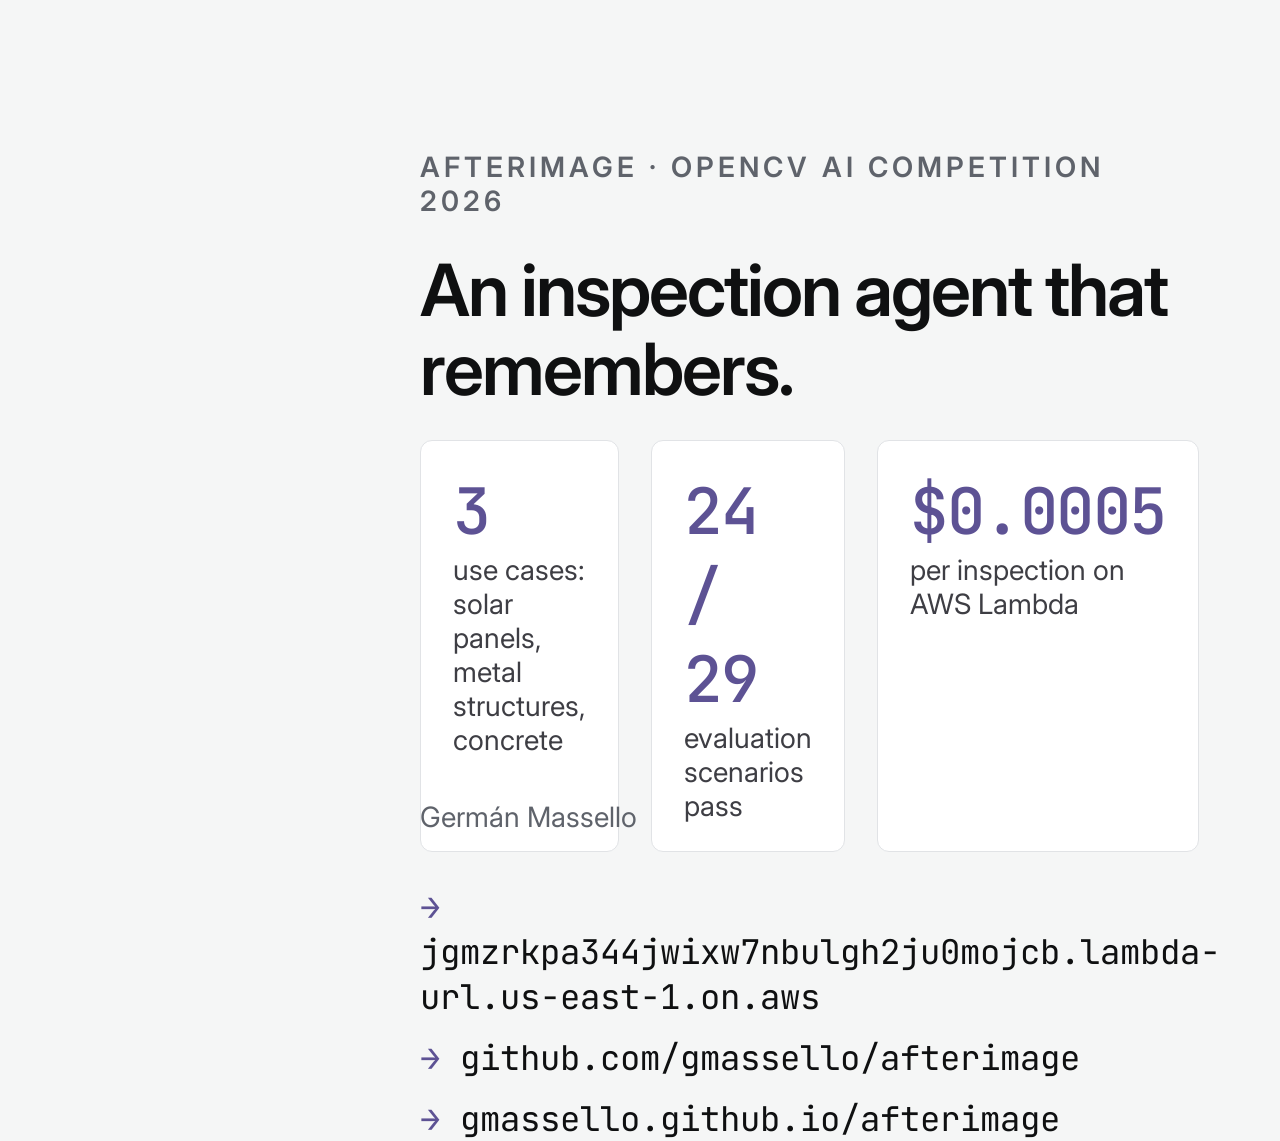
<file: video/close.html>
<!doctype html>
<html lang="en">
<head>
<meta charset="utf-8">
<title>afterimage — video close</title>
<link href="https://fonts.googleapis.com/css2?family=Inter:wght@400;600&family=JetBrains+Mono:wght@400;500&display=swap" rel="stylesheet">
<style>
:root {
  --bg: #f5f6f6;
  --fg: #0f1011;
  --muted: #3e3e44;
  --subtle: #5f636b;
  --border: #e1e3e6;
  --accent: #5d5294;
  --font-sans: "Inter", system-ui, sans-serif;
  --font-mono: "JetBrains Mono", ui-monospace, Menlo, monospace;
}
* { box-sizing: border-box; margin: 0; padding: 0 }
body { width: 1920px; height: 1080px; overflow: hidden; background: var(--bg); color: var(--fg); font-family: var(--font-sans) }
main { position: absolute; left: 420px; right: 96px; top: 150px; display: flex; flex-direction: column; gap: 32px }
.eyebrow { font-size: 28px; font-weight: 600; letter-spacing: 4px; text-transform: uppercase; color: var(--subtle) }
h1 { font-size: 72px; font-weight: 600; line-height: 1.1; letter-spacing: -2px }
.row { display: flex; gap: 32px }
.card { flex: 1; background: #fff; border: 1px solid var(--border); border-radius: 12px; padding: 28px 32px }
.metric { font-family: var(--font-mono); font-weight: 500; font-size: 64px; letter-spacing: -1.5px; color: var(--accent) }
.card div:last-child { font-size: 28px; color: var(--muted) }
ul { list-style: none; display: flex; flex-direction: column; gap: 16px; font-family: var(--font-mono); font-size: 34px }
li::before { content: "→ "; color: var(--accent) }
footer { position: absolute; left: 420px; right: 96px; top: 800px; display: flex; justify-content: space-between; font-size: 28px; color: var(--subtle) }
</style>
</head>
<body>
<main>
  <div class="eyebrow">afterimage · OpenCV AI Competition 2026</div>
  <h1>An inspection agent that remembers.</h1>
  <div class="row">
    <div class="card"><div class="metric">3</div><div>use cases: solar panels, metal structures, concrete</div></div>
    <div class="card"><div class="metric">24 / 29</div><div>evaluation scenarios pass</div></div>
    <div class="card"><div class="metric">$0.0005</div><div>per inspection on AWS Lambda</div></div>
  </div>
  <!-- src: make eval → eval/results/latest/results.json summary.passed; docs/TECHNICAL_REPORT.md §7 -->
  <ul>
    <li>jgmzrkpa344jwixw7nbulgh2ju0mojcb.lambda-url.us-east-1.on.aws</li>
    <li>github.com/gmassello/afterimage</li>
    <li>gmassello.github.io/afterimage</li>
  </ul>
</main>
<footer><span>Germán Massello</span></footer>
</body>
</html>
</file>
